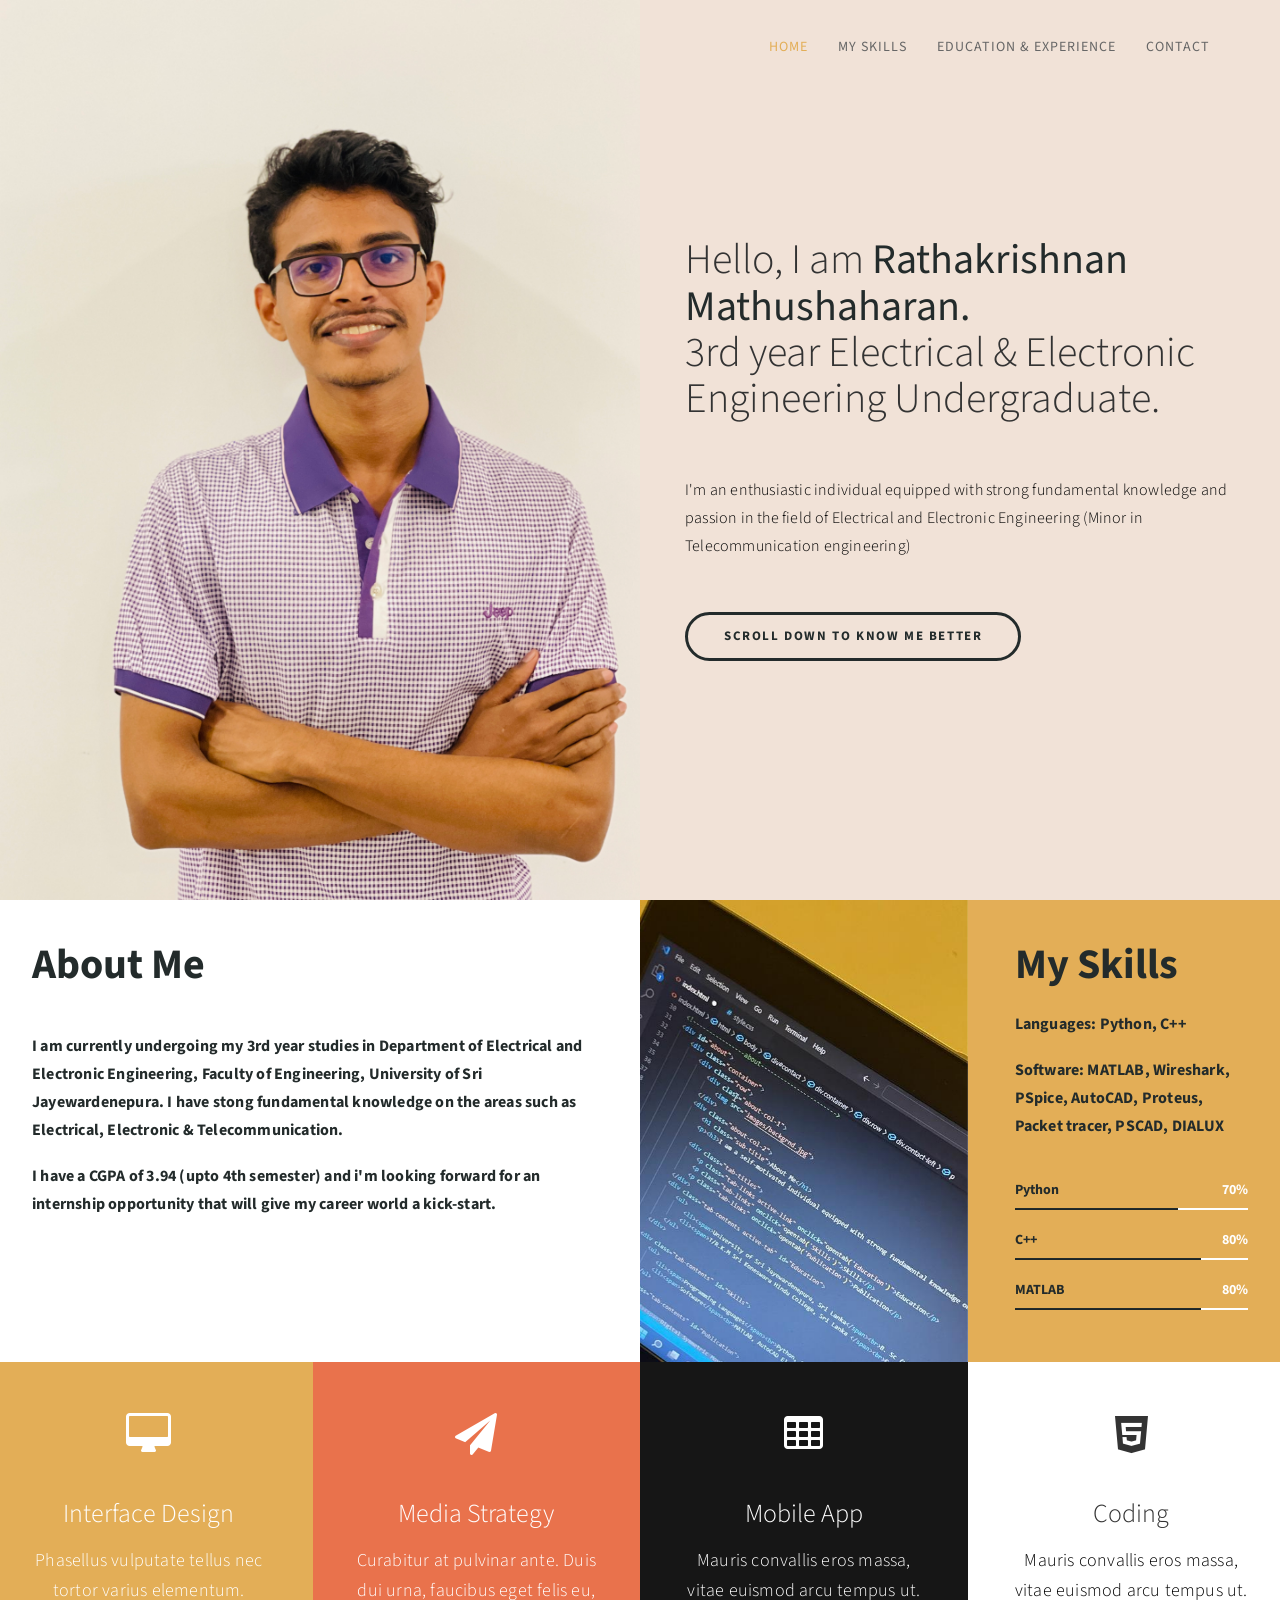
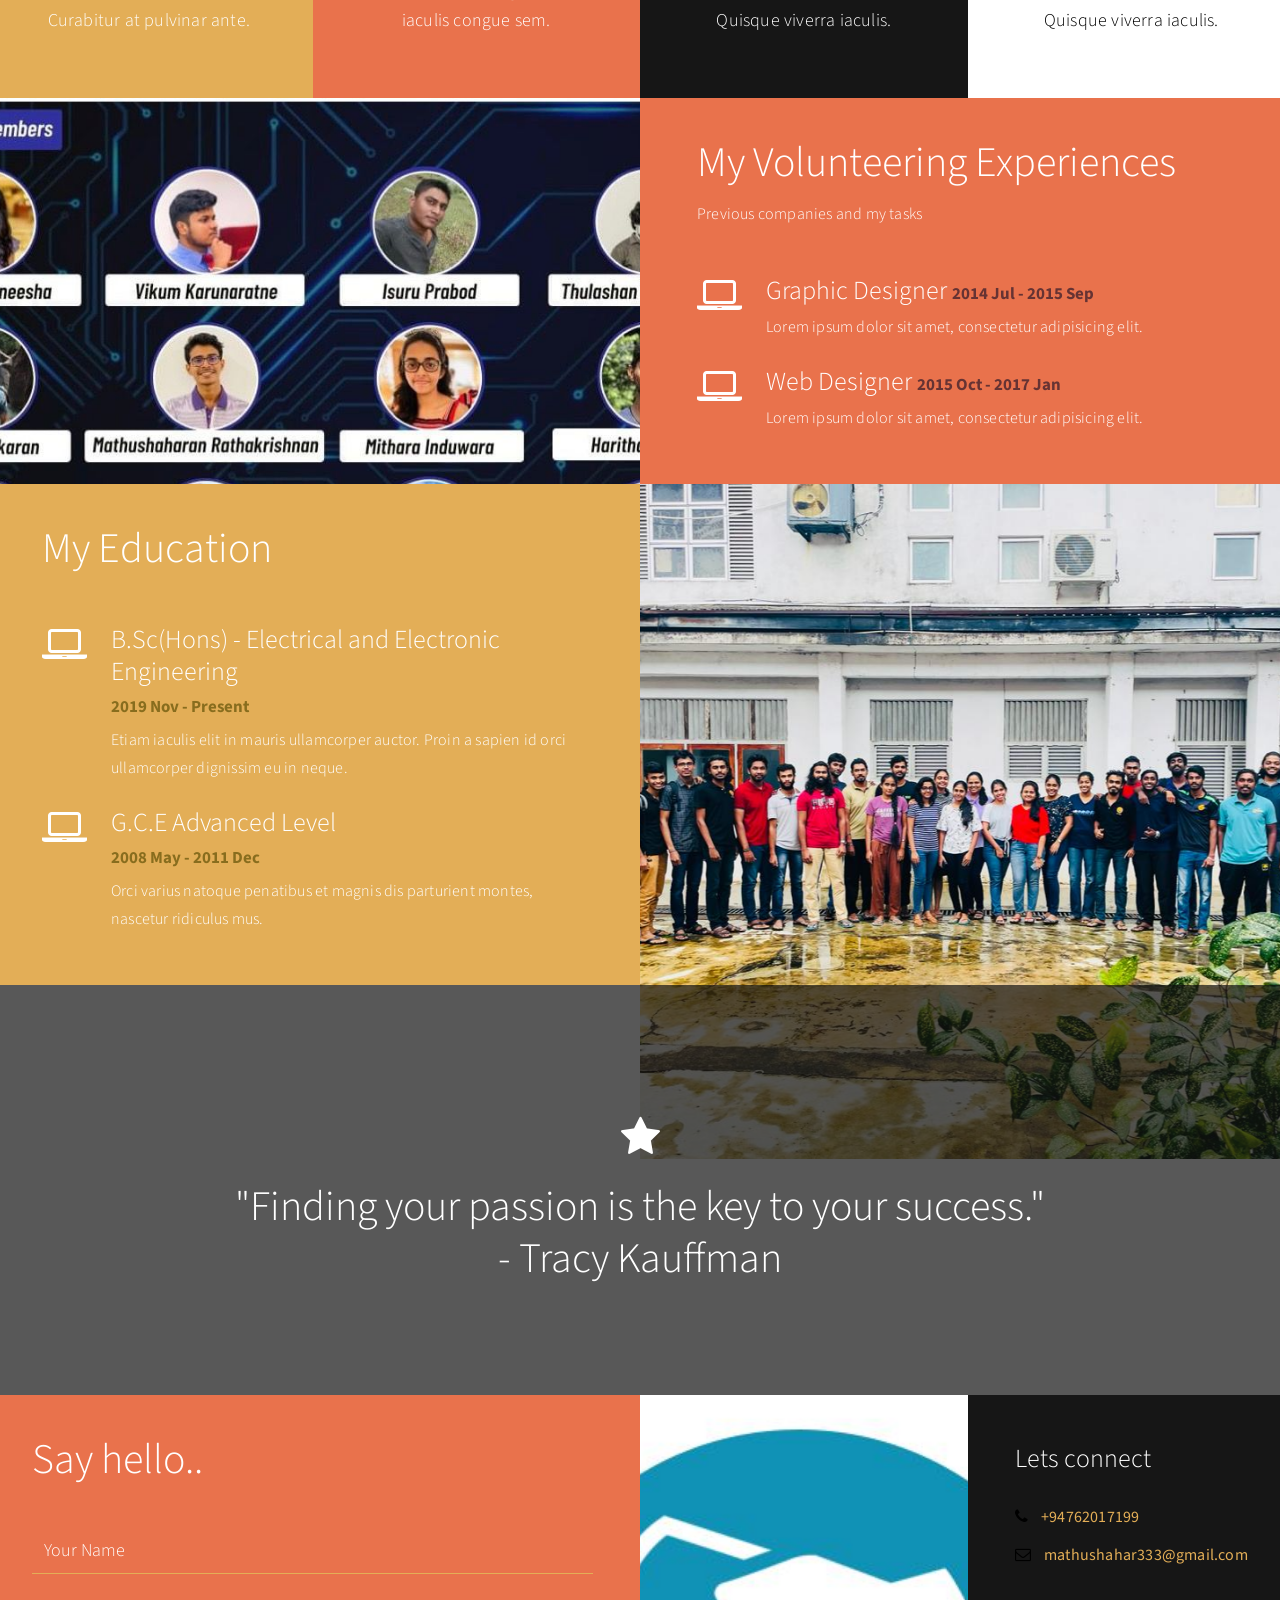
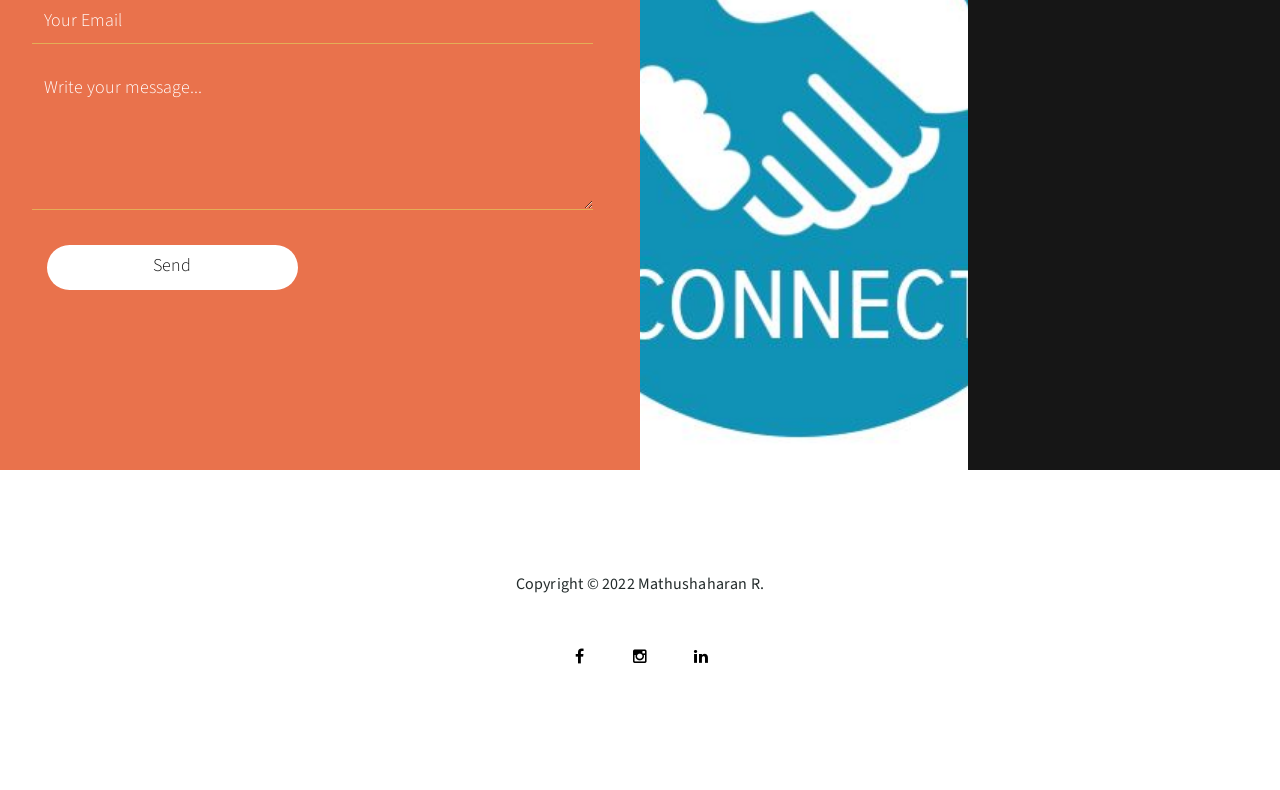
<file: index.html>
<!DOCTYPE html>
<html lang="en">
<head>

<meta charset="UTF-8">
<meta http-equiv="X-UA-Compatible" content="IE=Edge">
<meta name="description" content="">
<meta name="keywords" content="">
<meta name="author" content="templatemo">
<meta name="viewport" content="width=device-width, initial-scale=1, maximum-scale=1">

<title>My portfolio</title>
<!--
Stimulus Template
http://www.templatemo.com/tm-498-stimulus
-->
<link rel="stylesheet" href="css/bootstrap.min.css">
<link rel="stylesheet" href="css/animate.css">
<link rel="stylesheet" href="css/font-awesome.min.css">
<link rel="stylesheet" href="css/templatemo-style.css">

<link href="https://fonts.googleapis.com/css?family=Source+Sans+Pro:300,400,700" rel="stylesheet">

</head>
<body data-spy="scroll" data-target=".navbar-collapse" data-offset="50">


<!-- PRE LOADER -->

<div class="preloader">
     <div class="spinner">
          <span class="spinner-rotate"></span>
     </div>
</div>


<!-- Navigation Section -->

<div class="navbar navbar-fixed-top custom-navbar" role="navigation">
     <div class="container">

          <!-- navbar header -->
          <div class="navbar-header">
               <button class="navbar-toggle" data-toggle="collapse" data-target=".navbar-collapse">
                    <span class="icon icon-bar"></span>
                    <span class="icon icon-bar"></span>
                    <span class="icon icon-bar"></span>
               </button>
          </div>

          <div class="collapse navbar-collapse">
               <ul class="nav navbar-nav navbar-right">
                    <li><a href="#home" class="smoothScroll">Home</a></li>
                    <li><a href="#about" class="smoothScroll">My Skills</a></li>
                    <li><a href="#experience" class="smoothScroll">Education & Experience</a></li>
                    <li><a href="#contact" class="smoothScroll">Contact</a></li>
               </ul>
          </div>

     </div>
</div>


<!-- Home Section -->

<section id="home" class="parallax-section">
     <div class="container">
          <div class="row">

               <div class="col-md-6 col-sm-6">
                    <div class="home-img"></div>
               </div>

               <div class="col-md-6 col-sm-6">
                    <div class="home-thumb">
                         <div class="section-title">
                              
                              <h1 class="wow fadeInUp" data-wow-delay="0.6s">Hello, I am <strong>Rathakrishnan Mathushaharan.</strong><br>3rd year Electrical & Electronic Engineering Undergraduate.</h1>
                              <h3 class="wow fadeInUp" data-wow-delay="0.6s"></h3>
                              <p class="wow fadeInUp" data-wow-delay="0.9s">I'm an enthusiastic individual equipped with strong fundamental knowledge and passion in the field of Electrical and Electronic Engineering (Minor in Telecommunication engineering)</p>
                              
                              <a href="#about" class="wow fadeInUp smoothScroll section-btn btn btn-success" data-wow-delay="1.4s">Scroll down to know me better</a>
                              
                         </div>
                    </div>
               </div>


          </div>
     </div>
</section>


<!-- My skills Section -->

<section id="about" class="parallax-section">
     <div class="container">
          <div class="row">

               <div class="col-md-6 col-sm-12">
                    <div class="about-thumb">
                         <div class="wow fadeInUp section-title" data-wow-delay="0.4s">
                              <h1><strong>About Me</strong></h1>
                         </div>
                         <div class="wow fadeInUp" data-wow-delay="0.8s">
                              <p><strong>I am currently undergoing my 3rd year studies in Department of Electrical and Electronic Engineering, Faculty of Engineering, University of Sri Jayewardenepura. I have stong fundamental knowledge on the areas such as Electrical, Electronic & Telecommunication. </strong></p>
                              <p><strong>I have a CGPA of 3.94 (upto 4th semester) and i'm looking forward for an internship opportunity that will give my career world a kick-start.</strong></p>
                         </div>
                    </div>
               </div>

               <div class="col-md-3 col-sm-6">
                    <div class="background-image about-img"></div>
               </div>

               <div class="bg-yellow col-md-3 col-sm-6">
                    <div class="skill-thumb">
                         <div class="wow fadeInUp section-title color-white" data-wow-delay="1.2s">
                              <h1><strong>My Skills</strong></h1>
                              <p class="color-white"><strong>Languages: Python, C++ </strong></p>
                              <p class="color-white"><strong>Software: MATLAB, Wireshark, PSpice, AutoCAD, Proteus, Packet tracer, PSCAD, DIALUX</strong></p>
                         </div>

                         <div class=" wow fadeInUp skills-thumb" data-wow-delay="1.6s">
                         <strong>Python</strong>
                              <span class="color-white pull-right">70%</span>
                                   <div class="progress">
                                        <div class="progress-bar progress-bar-primary" role="progressbar" aria-valuenow="70" aria-valuemin="0" aria-valuemax="100" style="width: 70%;"></div>
                                   </div>

                         <strong>C++</strong>
                              <span class="color-white pull-right">80%</span>
                                   <div class="progress">
                                        <div class="progress-bar progress-bar-primary" role="progressbar" aria-valuenow="80" aria-valuemin="0" aria-valuemax="100" style="width: 80%;"></div>
                                   </div>

                         <strong>MATLAB</strong>
                              <span class="color-white pull-right">80%</span>
                                   <div class="progress">
                                        <div class="progress-bar progress-bar-primary" role="progressbar" aria-valuenow="80" aria-valuemin="0" aria-valuemax="100" style="width: 80%;"></div>
                                   </div>
                         </div>

                    </div>
               </div>

          </div>
     </div>
</section>


<!-- Service Section -->

<section id="service" class="parallax-section">
     <div class="container">
          <div class="row">

               <div class="bg-yellow col-md-3 col-sm-6">
                    <div class="wow fadeInUp color-white service-thumb" data-wow-delay="0.8s">
                         <i class="fa fa-desktop"></i>
                              <h3>Interface Design</h3>
                              <p class="color-white">Phasellus vulputate tellus nec tortor varius elementum. Curabitur at pulvinar ante.</p>
                    </div>
               </div>

               <div class="col-md-3 col-sm-6">
                    <div class="wow fadeInUp color-white service-thumb" data-wow-delay="1.2s">
                         <i class="fa fa-paper-plane"></i>
                              <h3>Media Strategy</h3>
                              <p class="color-white">Curabitur at pulvinar ante. Duis dui urna, faucibus eget felis eu, iaculis congue sem.</p>
                    </div>
               </div>

               <div class="bg-dark col-md-3 col-sm-6">
                    <div class="wow fadeInUp color-white service-thumb" data-wow-delay="1.6s">
                         <i class="fa fa-table"></i>
                              <h3>Mobile App</h3>
                              <p class="color-white">Mauris convallis eros massa, vitae euismod arcu tempus ut. Quisque viverra iaculis.</p>
                    </div>
               </div>

               <div class="bg-white col-md-3 col-sm-6">
                    <div class="wow fadeInUp service-thumb" data-wow-delay="1.8s">
                         <i class="fa fa-html5"></i>
                              <h3>Coding</h3>
                              <p>Mauris convallis eros massa, vitae euismod arcu tempus ut. Quisque viverra iaculis.</p>
                    </div>
               </div>

          </div>
     </div>
</section>


<!-- Experience Section -->

<section id="experience" class="parallax-section">
     <div class="container">
          <div class="row">

               <div class="col-md-6 col-sm-6">
                    <div class="background-image experience-img"></div>
               </div>

               <div class="col-md-6 col-sm-6">
                    <div class="color-white experience-thumb">
                         <div class="wow fadeInUp section-title" data-wow-delay="0.8s">
                              <h1>My Volunteering Experiences</h1>
                              <p class="color-white">Previous companies and my tasks</p>
                         </div>

                         <div class="wow fadeInUp color-white media" data-wow-delay="1.2s">
                              <div class="media-object media-left">
                                   <i class="fa fa-laptop"></i>
                              </div>
                              <div class="media-body">
                                   <h3 class="media-heading">Graphic Designer <small>2014 Jul - 2015 Sep</small></h3>
                                   <p class="color-white">Lorem ipsum dolor sit amet, consectetur adipisicing elit.</p>
                              </div>
                         </div>

                         <div class="wow fadeInUp color-white media" data-wow-delay="1.6s">
                              <div class="media-object media-left">
                                   <i class="fa fa-laptop"></i>
                              </div>
                              <div class="media-body">
                                   <h3 class="media-heading">Web Designer <small>2015 Oct - 2017 Jan</small></h3>
                                   <p class="color-white">Lorem ipsum dolor sit amet, consectetur adipisicing elit.</p>
                              </div>
                         </div>

                    </div>
               </div>

          </div>
     </div>
</section>


<!-- Education Section -->

<section id="education" class="parallax-section">
     <div class="container">
          <div class="row">

               <div class="col-md-6 col-sm-6">
                    <div class="color-white education-thumb">
                         <div class="wow fadeInUp section-title" data-wow-delay="0.8s">
                              <h1>My Education</h1>
                              
                         </div>

                         <div class="wow fadeInUp color-white media" data-wow-delay="1.2s">
                              <div class="media-object media-left">
                                   <i class="fa fa-laptop"></i>
                              </div>
                              <div class="media-body">
                                   <h3 class="media-heading">B.Sc(Hons) - Electrical and Electronic Engineering <br><small>2019 Nov - Present</small></h3>
                                   <p class="color-white">Etiam iaculis elit in mauris ullamcorper auctor. Proin a sapien id orci ullamcorper dignissim eu in neque. </p>
                              </div>
                         </div>

                         <div class="wow fadeInUp color-white media" data-wow-delay="1.6s">
                              <div class="media-object media-left">
                                   <i class="fa fa-laptop"></i>
                              </div>
                              <div class="media-body">
                                   <h3 class="media-heading">G.C.E Advanced Level  <br><small>2008 May - 2011 Dec</small></h3>
                                   <p class="color-white">Orci varius natoque penatibus et magnis dis parturient montes, nascetur ridiculus mus.</p>
                              </div>
                         </div>

                    </div>
               </div>

               <div class="col-md-6 col-sm-6">
                    <div class="background-image education-img"></div>
               </div>

          </div>
     </div>
</section>


<!-- Quotes Section -->

<section id="quotes" class="parallax-section">
     <div class="overlay"></div>
     <div class="container">
          <div class="row">

               <div class="col-md-offset-1 col-md-10 col-sm-12">
                    <i class="wow fadeInUp fa fa-star" data-wow-delay="0.6s"></i>
                    <h2 class="wow fadeInUp" data-wow-delay="0.8s">"Finding your passion is the key to your success." <br>- Tracy Kauffman</h2>
               </div>

          </div>
     </div>
</section>


<!-- Contact Section -->

<section id="contact" class="parallax-section">
     <div class="container">
          <div class="row">

               <div class="col-md-6 col-sm-12">
                    <div class="contact-form">
                         <div class="wow fadeInUp section-title" data-wow-delay="0.2s">
                              <h1 class="color-white">Say hello..</h1>
                              
                         </div>

                         <div id="contact-form">
                              <form action="#template-mo" method="post" name = "submit-to-google-sheet">
                                   <div class="wow fadeInUp" data-wow-delay="1s">
                                        <input name="fullname" type="text" class="form-control" id="fullname" placeholder="Your Name">
                                   </div>
                                   <div class="wow fadeInUp" data-wow-delay="1.2s">
                                        <input name="email" type="email" class="form-control" id="email" placeholder="Your Email">
                                   </div>
                                   <div class="wow fadeInUp" data-wow-delay="1.4s">
                                        <textarea name="message" rows="5" class="form-control" id="message" placeholder="Write your message..."></textarea>
                                   </div>
                                   <div class="wow fadeInUp col-md-6 col-sm-8" data-wow-delay="1.6s">
                                        <input name="submit" type="submit" class="form-control" id="submit" value="Send">
                                   </div>
                              </form>
                              
                         </div>

                    </div>
               </div>

               <div class="col-md-3 col-sm-6">
                    <div class="background-image contact-img"></div>
               </div>

               <div class="bg-dark col-md-3 col-sm-6">
                    <div class="contact-thumb">
                         <div class="wow fadeInUp contact-info" data-wow-delay="0.6s">
                              <h3 class="color-white">Lets connect</h3>
                         </div>

                         <div class="wow fadeInUp contact-info" data-wow-delay="0.8s">
                    
                              <p><i class="fa fa-phone"></i> <strong><a href="tel://+94762017199/">+94762017199</a></strong></p>
                              <p><i class="fa fa-envelope-o"></i><strong> <a href="mailto:mathushahar333@gmail.com">mathushahar333@gmail.com</a></strong></p>
     
                         </div>

                    </div>
               </div>

          </div>
     </div>
</section>


<!-- Footer Section -->

<footer>
	<div class="container">
		<div class="row">

               <div class="col-md-12 col-sm-12">
                    <div class="wow fadeInUp footer-copyright" data-wow-delay="1.8s">
                         <p><strong>Copyright &copy; 2022 Mathushaharan R.</strong>
               
                    </div>
				<ul class="wow fadeInUp social-icon" data-wow-delay="2s">
                         <li><a href="https://www.facebook.com/SHAharan.maThu.tm" class="fa fa-facebook"></a></li>
                         <li><a href="https://www.instagram.com/accounts/login/?next=%2F___m_shaa_haran_28.12_%2F" class="fa fa-instagram"></a></li>
                         <li><a href="https://www.linkedin.com/in/mathushaharan-r" class="fa fa-linkedin"></a></li>
                    </ul>
               </div>
			
		</div>
	</div>
</footer>

<!-- SCRIPTS -->

<script src="js/jquery.js"></script>
<script src="js/bootstrap.min.js"></script>
<script src="js/jquery.parallax.js"></script>
<script src="js/smoothscroll.js"></script>
<script src="js/wow.min.js"></script>
<script src="js/custom.js"></script>


<script>
     const scriptURL = 'https://script.google.com/macros/s/AKfycbzWPIs2edyEBCKNxjC8rWh1fMfRD1wraZKZoPXljVR5LqfaBp8_72M7DXwjRmIKfmbn/exec'
     const form = document.forms['submit-to-google-sheet']
     const msg = document.getElementById("msg")
   
     form.addEventListener('submit', e => {
       e.preventDefault()
       fetch(scriptURL, { method: 'POST', body: new FormData(form)})
         .then(response => {
            form.reset()
         }
         )
         .catch(error => console.error('Error!', error.message))
   })
   </script>
</body>
</html>
</file>
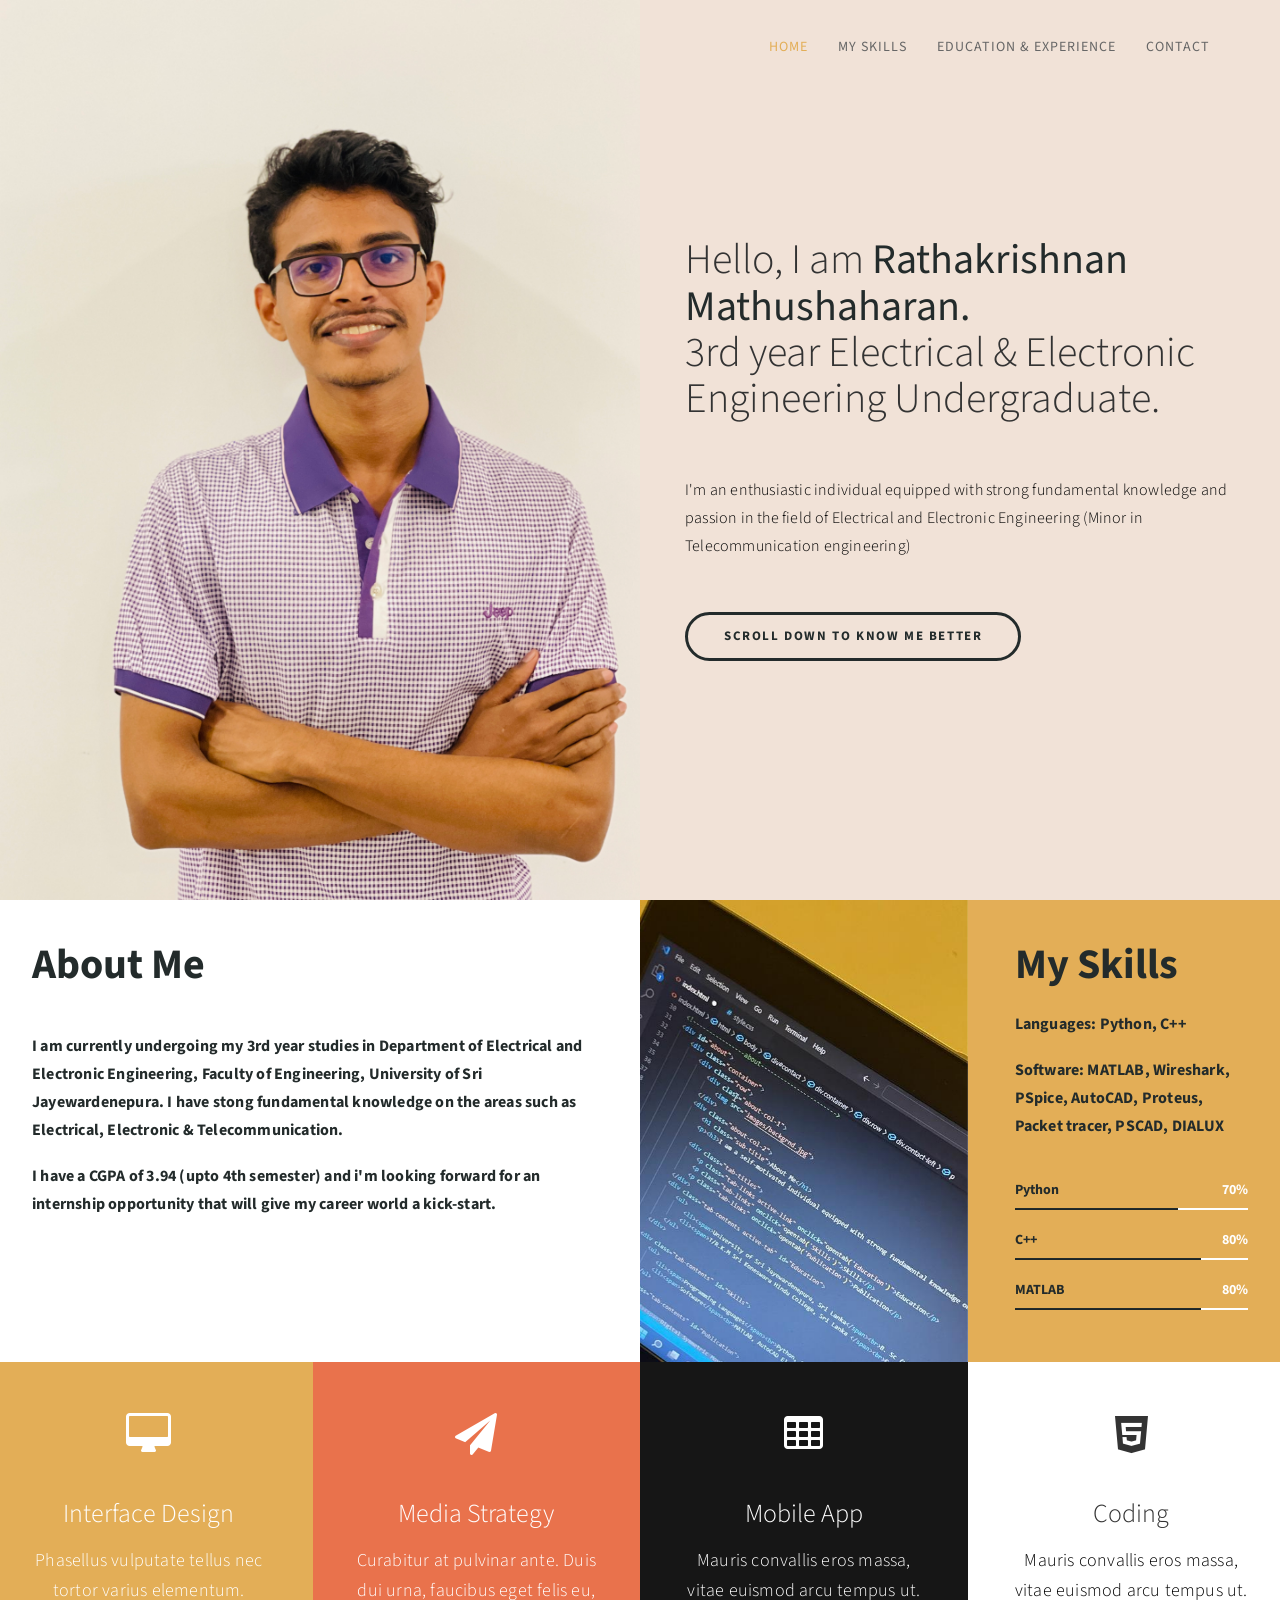
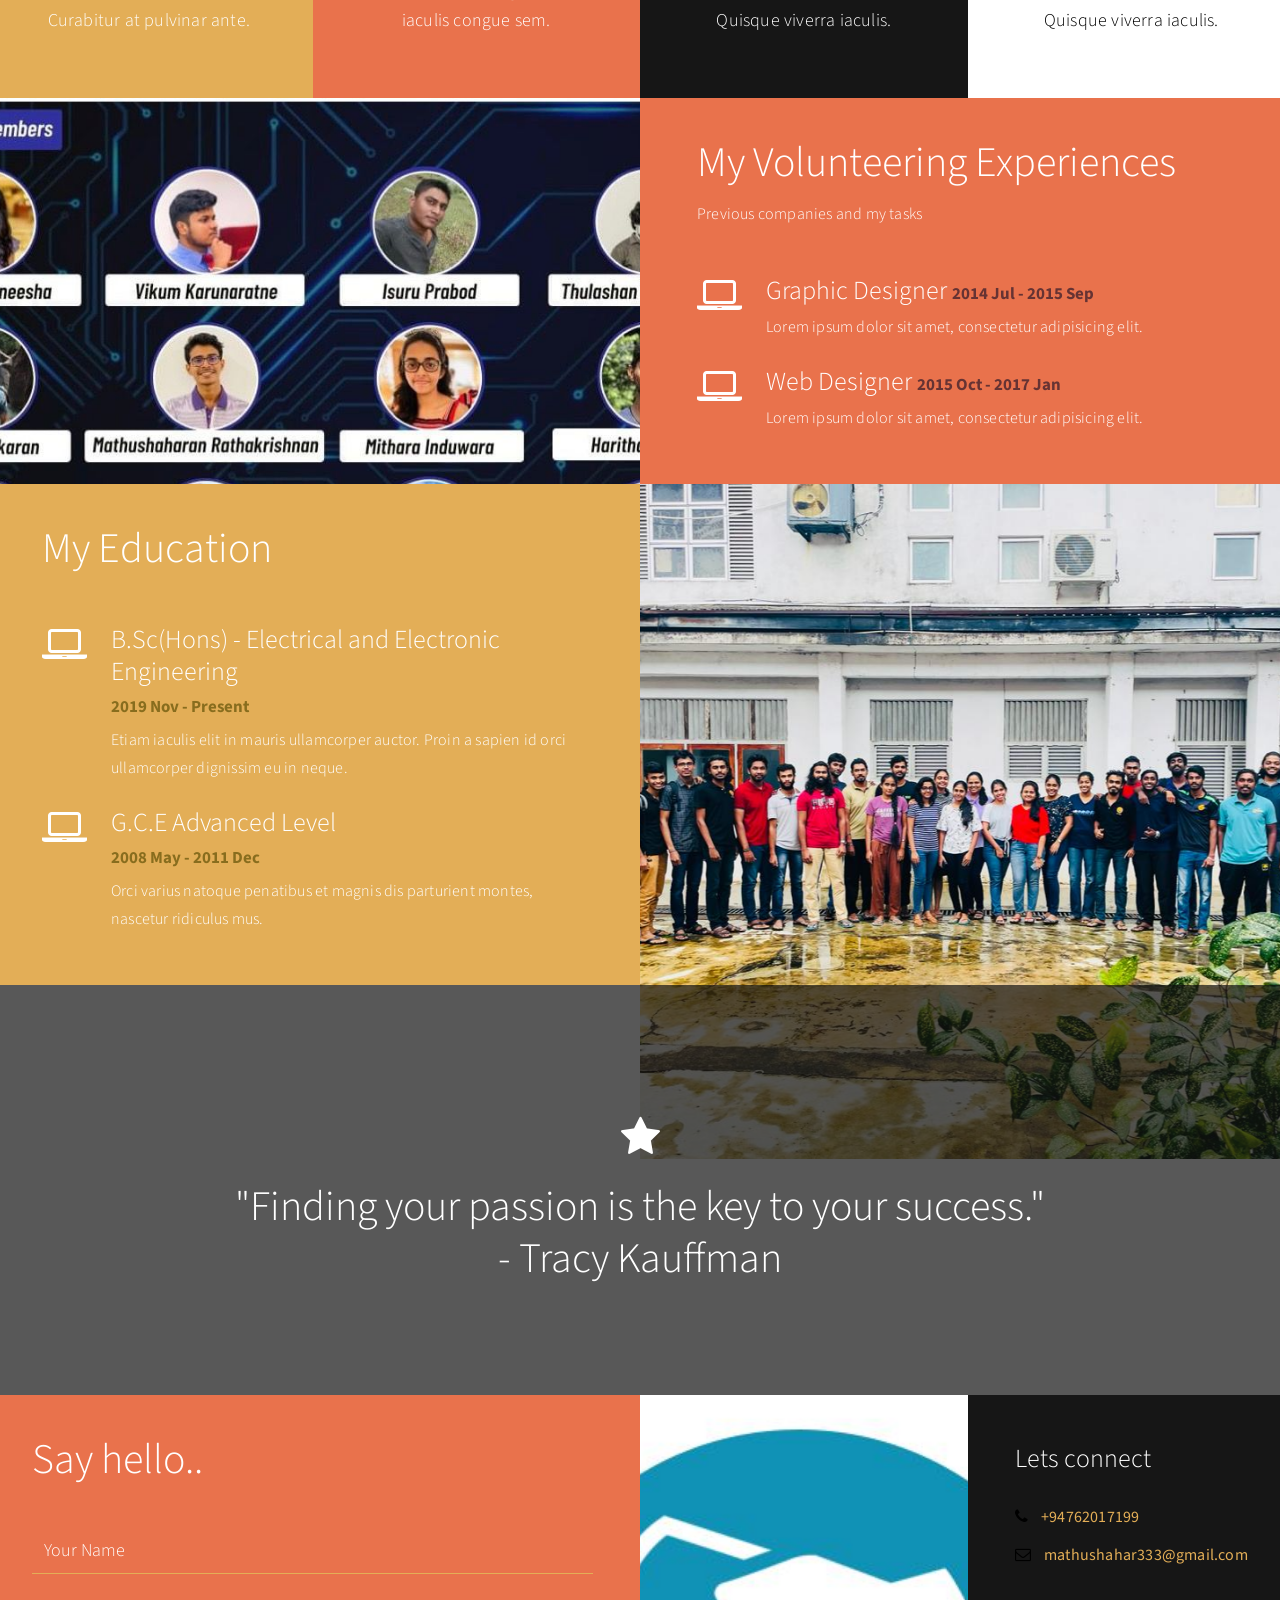
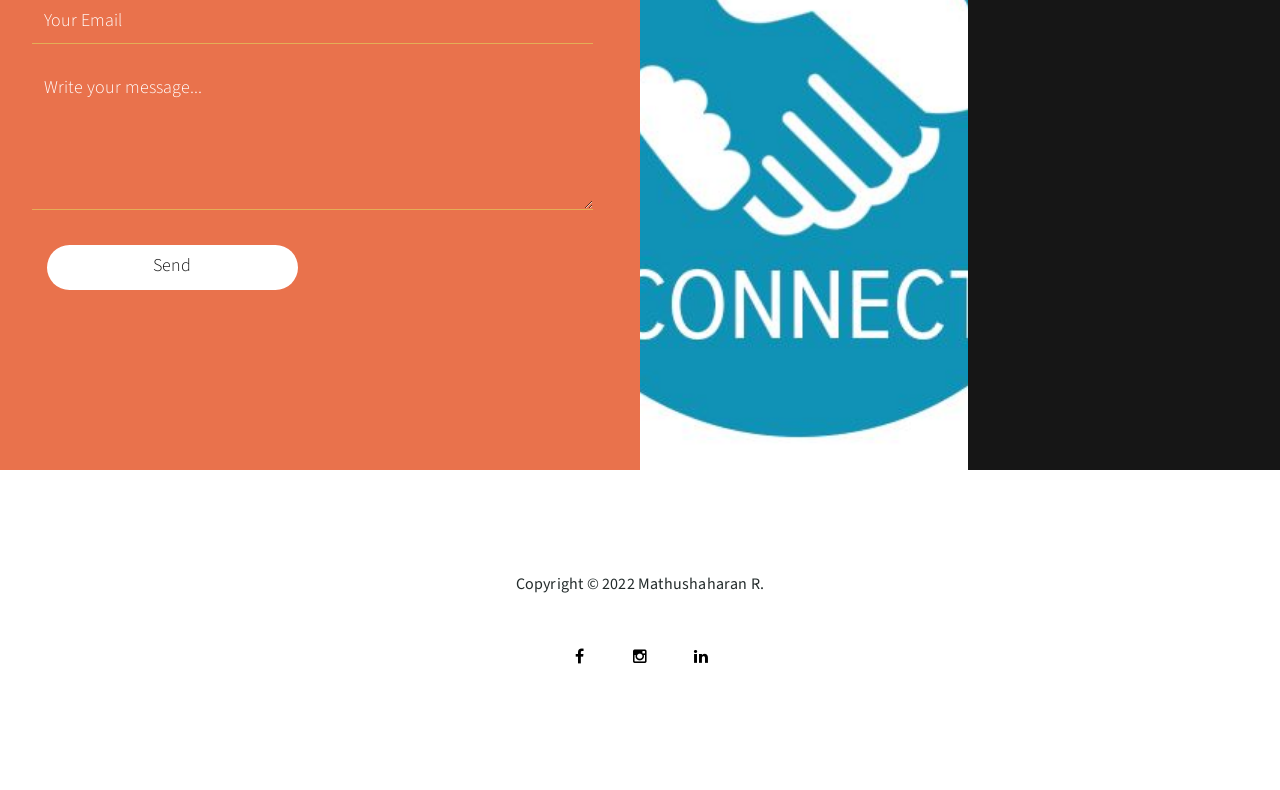
<file: Portfolio_website/index.html>
<!DOCTYPE html>
<html lang="en">
<head>

<meta charset="UTF-8">
<meta http-equiv="X-UA-Compatible" content="IE=Edge">
<meta name="description" content="">
<meta name="keywords" content="">
<meta name="author" content="templatemo">
<meta name="viewport" content="width=device-width, initial-scale=1, maximum-scale=1">

<title>Stimulus HTML CSS Template</title>
<!--
Stimulus Template
http://www.templatemo.com/tm-498-stimulus
-->
<link rel="stylesheet" href="css/bootstrap.min.css">
<link rel="stylesheet" href="css/animate.css">
<link rel="stylesheet" href="css/font-awesome.min.css">
<link rel="stylesheet" href="css/templatemo-style.css">

<link href="https://fonts.googleapis.com/css?family=Source+Sans+Pro:300,400,700" rel="stylesheet">

</head>
<body data-spy="scroll" data-target=".navbar-collapse" data-offset="50">


<!-- PRE LOADER -->

<div class="preloader">
     <div class="spinner">
          <span class="spinner-rotate"></span>
     </div>
</div>


<!-- Navigation Section -->

<div class="navbar navbar-fixed-top custom-navbar" role="navigation">
     <div class="container">

          <!-- navbar header -->
          <div class="navbar-header">
               <button class="navbar-toggle" data-toggle="collapse" data-target=".navbar-collapse">
                    <span class="icon icon-bar"></span>
                    <span class="icon icon-bar"></span>
                    <span class="icon icon-bar"></span>
               </button>
          </div>

          <div class="collapse navbar-collapse">
               <ul class="nav navbar-nav navbar-right">
                    <li><a href="#home" class="smoothScroll">Home</a></li>
                    <li><a href="#about" class="smoothScroll">My Skills</a></li>
                    <li><a href="#experience" class="smoothScroll">Education & Experience</a></li>
                    <li><a href="#contact" class="smoothScroll">Contact</a></li>
               </ul>
          </div>

     </div>
</div>


<!-- Home Section -->

<section id="home" class="parallax-section">
     <div class="container">
          <div class="row">

               <div class="col-md-6 col-sm-6">
                    <div class="home-img"></div>
               </div>

               <div class="col-md-6 col-sm-6">
                    <div class="home-thumb">
                         <div class="section-title">
                              
                              <h1 class="wow fadeInUp" data-wow-delay="0.6s">Hello, I am <strong>Rathakrishnan Mathushaharan.</strong><br>3rd year Electrical & Electronic Engineering Undergraduate.</h1>
                              <h3 class="wow fadeInUp" data-wow-delay="0.6s"></h3>
                              <p class="wow fadeInUp" data-wow-delay="0.9s">I'm an enthusiastic individual equipped with strong fundamental knowledge and passion in the field of Electrical and Electronic Engineering (Minor in Telecommunication engineering)</p>
                              
                              <a href="#about" class="wow fadeInUp smoothScroll section-btn btn btn-success" data-wow-delay="1.4s">Scroll down to know me better</a>
                              
                         </div>
                    </div>
               </div>


          </div>
     </div>
</section>


<!-- My skills Section -->

<section id="about" class="parallax-section">
     <div class="container">
          <div class="row">

               <div class="col-md-6 col-sm-12">
                    <div class="about-thumb">
                         <div class="wow fadeInUp section-title" data-wow-delay="0.4s">
                              <h1><strong>About Me</strong></h1>
                         </div>
                         <div class="wow fadeInUp" data-wow-delay="0.8s">
                              <p><strong>I am currently undergoing my 3rd year studies in Department of Electrical and Electronic Engineering, Faculty of Engineering, University of Sri Jayewardenepura. I have stong fundamental knowledge on the areas such as Electrical, Electronic & Telecommunication. </strong></p>
                              <p><strong>I have a CGPA of 3.94 (upto 4th semester) and i'm looking forward for an internship opportunity that will give my career world a kick-start.</strong></p>
                         </div>
                    </div>
               </div>

               <div class="col-md-3 col-sm-6">
                    <div class="background-image about-img"></div>
               </div>

               <div class="bg-yellow col-md-3 col-sm-6">
                    <div class="skill-thumb">
                         <div class="wow fadeInUp section-title color-white" data-wow-delay="1.2s">
                              <h1><strong>My Skills</strong></h1>
                              <p class="color-white"><strong>Languages: Python, C++ </strong></p>
                              <p class="color-white"><strong>Software: MATLAB, Wireshark, PSpice, AutoCAD, Proteus, Packet tracer, PSCAD, DIALUX</strong></p>
                         </div>

                         <div class=" wow fadeInUp skills-thumb" data-wow-delay="1.6s">
                         <strong>Python</strong>
                              <span class="color-white pull-right">70%</span>
                                   <div class="progress">
                                        <div class="progress-bar progress-bar-primary" role="progressbar" aria-valuenow="70" aria-valuemin="0" aria-valuemax="100" style="width: 70%;"></div>
                                   </div>

                         <strong>C++</strong>
                              <span class="color-white pull-right">80%</span>
                                   <div class="progress">
                                        <div class="progress-bar progress-bar-primary" role="progressbar" aria-valuenow="80" aria-valuemin="0" aria-valuemax="100" style="width: 80%;"></div>
                                   </div>

                         <strong>MATLAB</strong>
                              <span class="color-white pull-right">80%</span>
                                   <div class="progress">
                                        <div class="progress-bar progress-bar-primary" role="progressbar" aria-valuenow="80" aria-valuemin="0" aria-valuemax="100" style="width: 80%;"></div>
                                   </div>
                         </div>

                    </div>
               </div>

          </div>
     </div>
</section>


<!-- Service Section -->

<section id="service" class="parallax-section">
     <div class="container">
          <div class="row">

               <div class="bg-yellow col-md-3 col-sm-6">
                    <div class="wow fadeInUp color-white service-thumb" data-wow-delay="0.8s">
                         <i class="fa fa-desktop"></i>
                              <h3>Interface Design</h3>
                              <p class="color-white">Phasellus vulputate tellus nec tortor varius elementum. Curabitur at pulvinar ante.</p>
                    </div>
               </div>

               <div class="col-md-3 col-sm-6">
                    <div class="wow fadeInUp color-white service-thumb" data-wow-delay="1.2s">
                         <i class="fa fa-paper-plane"></i>
                              <h3>Media Strategy</h3>
                              <p class="color-white">Curabitur at pulvinar ante. Duis dui urna, faucibus eget felis eu, iaculis congue sem.</p>
                    </div>
               </div>

               <div class="bg-dark col-md-3 col-sm-6">
                    <div class="wow fadeInUp color-white service-thumb" data-wow-delay="1.6s">
                         <i class="fa fa-table"></i>
                              <h3>Mobile App</h3>
                              <p class="color-white">Mauris convallis eros massa, vitae euismod arcu tempus ut. Quisque viverra iaculis.</p>
                    </div>
               </div>

               <div class="bg-white col-md-3 col-sm-6">
                    <div class="wow fadeInUp service-thumb" data-wow-delay="1.8s">
                         <i class="fa fa-html5"></i>
                              <h3>Coding</h3>
                              <p>Mauris convallis eros massa, vitae euismod arcu tempus ut. Quisque viverra iaculis.</p>
                    </div>
               </div>

          </div>
     </div>
</section>


<!-- Experience Section -->

<section id="experience" class="parallax-section">
     <div class="container">
          <div class="row">

               <div class="col-md-6 col-sm-6">
                    <div class="background-image experience-img"></div>
               </div>

               <div class="col-md-6 col-sm-6">
                    <div class="color-white experience-thumb">
                         <div class="wow fadeInUp section-title" data-wow-delay="0.8s">
                              <h1>My Volunteering Experiences</h1>
                              <p class="color-white">Previous companies and my tasks</p>
                         </div>

                         <div class="wow fadeInUp color-white media" data-wow-delay="1.2s">
                              <div class="media-object media-left">
                                   <i class="fa fa-laptop"></i>
                              </div>
                              <div class="media-body">
                                   <h3 class="media-heading">Graphic Designer <small>2014 Jul - 2015 Sep</small></h3>
                                   <p class="color-white">Lorem ipsum dolor sit amet, consectetur adipisicing elit.</p>
                              </div>
                         </div>

                         <div class="wow fadeInUp color-white media" data-wow-delay="1.6s">
                              <div class="media-object media-left">
                                   <i class="fa fa-laptop"></i>
                              </div>
                              <div class="media-body">
                                   <h3 class="media-heading">Web Designer <small>2015 Oct - 2017 Jan</small></h3>
                                   <p class="color-white">Lorem ipsum dolor sit amet, consectetur adipisicing elit.</p>
                              </div>
                         </div>

                    </div>
               </div>

          </div>
     </div>
</section>


<!-- Education Section -->

<section id="education" class="parallax-section">
     <div class="container">
          <div class="row">

               <div class="col-md-6 col-sm-6">
                    <div class="color-white education-thumb">
                         <div class="wow fadeInUp section-title" data-wow-delay="0.8s">
                              <h1>My Education</h1>
                              
                         </div>

                         <div class="wow fadeInUp color-white media" data-wow-delay="1.2s">
                              <div class="media-object media-left">
                                   <i class="fa fa-laptop"></i>
                              </div>
                              <div class="media-body">
                                   <h3 class="media-heading">B.Sc(Hons) - Electrical and Electronic Engineering <br><small>2019 Nov - Present</small></h3>
                                   <p class="color-white">Etiam iaculis elit in mauris ullamcorper auctor. Proin a sapien id orci ullamcorper dignissim eu in neque. </p>
                              </div>
                         </div>

                         <div class="wow fadeInUp color-white media" data-wow-delay="1.6s">
                              <div class="media-object media-left">
                                   <i class="fa fa-laptop"></i>
                              </div>
                              <div class="media-body">
                                   <h3 class="media-heading">G.C.E Advanced Level  <br><small>2008 May - 2011 Dec</small></h3>
                                   <p class="color-white">Orci varius natoque penatibus et magnis dis parturient montes, nascetur ridiculus mus.</p>
                              </div>
                         </div>

                    </div>
               </div>

               <div class="col-md-6 col-sm-6">
                    <div class="background-image education-img"></div>
               </div>

          </div>
     </div>
</section>


<!-- Quotes Section -->

<section id="quotes" class="parallax-section">
     <div class="overlay"></div>
     <div class="container">
          <div class="row">

               <div class="col-md-offset-1 col-md-10 col-sm-12">
                    <i class="wow fadeInUp fa fa-star" data-wow-delay="0.6s"></i>
                    <h2 class="wow fadeInUp" data-wow-delay="0.8s">"Finding your passion is the key to your success." <br>- Tracy Kauffman</h2>
               </div>

          </div>
     </div>
</section>


<!-- Contact Section -->

<section id="contact" class="parallax-section">
     <div class="container">
          <div class="row">

               <div class="col-md-6 col-sm-12">
                    <div class="contact-form">
                         <div class="wow fadeInUp section-title" data-wow-delay="0.2s">
                              <h1 class="color-white">Say hello..</h1>
                              
                         </div>

                         <div id="contact-form">
                              <form action="#template-mo" method="post" name = "submit-to-google-sheet">
                                   <div class="wow fadeInUp" data-wow-delay="1s">
                                        <input name="fullname" type="text" class="form-control" id="fullname" placeholder="Your Name">
                                   </div>
                                   <div class="wow fadeInUp" data-wow-delay="1.2s">
                                        <input name="email" type="email" class="form-control" id="email" placeholder="Your Email">
                                   </div>
                                   <div class="wow fadeInUp" data-wow-delay="1.4s">
                                        <textarea name="message" rows="5" class="form-control" id="message" placeholder="Write your message..."></textarea>
                                   </div>
                                   <div class="wow fadeInUp col-md-6 col-sm-8" data-wow-delay="1.6s">
                                        <input name="submit" type="submit" class="form-control" id="submit" value="Send">
                                   </div>
                              </form>
                              
                         </div>

                    </div>
               </div>

               <div class="col-md-3 col-sm-6">
                    <div class="background-image contact-img"></div>
               </div>

               <div class="bg-dark col-md-3 col-sm-6">
                    <div class="contact-thumb">
                         <div class="wow fadeInUp contact-info" data-wow-delay="0.6s">
                              <h3 class="color-white">Lets connect</h3>
                         </div>

                         <div class="wow fadeInUp contact-info" data-wow-delay="0.8s">
                    
                              <p><i class="fa fa-phone"></i> <strong><a href="tel://+94762017199/">+94762017199</a></strong></p>
                              <p><i class="fa fa-envelope-o"></i><strong> <a href="mailto:mathushahar333@gmail.com">mathushahar333@gmail.com</a></strong></p>
     
                         </div>

                    </div>
               </div>

          </div>
     </div>
</section>


<!-- Footer Section -->

<footer>
	<div class="container">
		<div class="row">

               <div class="col-md-12 col-sm-12">
                    <div class="wow fadeInUp footer-copyright" data-wow-delay="1.8s">
                         <p><strong>Copyright &copy; 2022 Mathushaharan R.</strong>
               
                    </div>
				<ul class="wow fadeInUp social-icon" data-wow-delay="2s">
                         <li><a href="https://www.facebook.com/SHAharan.maThu.tm" class="fa fa-facebook"></a></li>
                         <li><a href="https://www.instagram.com/accounts/login/?next=%2F___m_shaa_haran_28.12_%2F" class="fa fa-instagram"></a></li>
                         <li><a href="https://www.linkedin.com/in/mathushaharan-r" class="fa fa-linkedin"></a></li>
                    </ul>
               </div>
			
		</div>
	</div>
</footer>

<!-- SCRIPTS -->

<script src="js/jquery.js"></script>
<script src="js/bootstrap.min.js"></script>
<script src="js/jquery.parallax.js"></script>
<script src="js/smoothscroll.js"></script>
<script src="js/wow.min.js"></script>
<script src="js/custom.js"></script>


<script>
     const scriptURL = 'https://script.google.com/macros/s/AKfycbzWPIs2edyEBCKNxjC8rWh1fMfRD1wraZKZoPXljVR5LqfaBp8_72M7DXwjRmIKfmbn/exec'
     const form = document.forms['submit-to-google-sheet']
     const msg = document.getElementById("msg")
   
     form.addEventListener('submit', e => {
       e.preventDefault()
       fetch(scriptURL, { method: 'POST', body: new FormData(form)})
         .then(response => {
            form.reset()
         }
         )
         .catch(error => console.error('Error!', error.message))
   })
   </script>
</body>
</html>
</file>
<file: css/templatemo-style.css>
body {
  	background: #ffffff;
    font-family: 'Source Sans Pro', sans-serif;
    font-style: normal;
	  font-weight: 300;
    overflow-x: hidden;
}

html,body {
  width: 100%;
  height: 100%;
}


/*---------------------------------------
    Typorgraphy              
-----------------------------------------*/

h1,h2,h3,h4,h5,h6 {
  font-style: normal;
  font-weight: 300;
}

h1,h2,h3 {
  font-weight: 300;
}

h1 {
  font-size: 42px;
  padding-bottom: 14px;
  margin-bottom: 0px;
}

h2 {
  font-size: 42px;
  line-height: 52px;
  margin-top: 0px;
}

h3 {
  font-size: 26px;
  line-height: 32px;
  padding-bottom: 6px;
}

h4 {
  color: #999;
  font-size: 12px;
  font-weight: normal;
  letter-spacing: 2px;
  text-transform: uppercase;
  padding-top: 6px;
}

h5 {
  color: #666666;
}

strong {
  color: #232B2B;
  font-weight: normal;
}

p {
    color: black;
    font-size: 16px;
    font-weight: 300;
    line-height: 28px;
    letter-spacing: 0.2px;
}

.section-btn {
  background-color: transparent;
  border: 3px solid #232B2B;
  border-radius: 100px;
  color: #232B2B;
  font-size: 13px;
  font-weight: bold;
  letter-spacing: 1.6px;
  padding: 12px 36px;
  margin-top: 42px;
  transition: all 0.4s ease-in-out;
  text-transform: uppercase;
}

.section-btn:hover {
  background: #E3AE57;
  border-color: transparent;
  color: #ffffff;
}

.btn-success:focus {
  background-color: #000;
  border-color: transparent;
}

.parallax-section {
  background-attachment: fixed !important;
  background-size: cover !important;
}

.section-title {
  position: relative;
  padding-bottom: 22px;
}

#about,
#service,
#experience,
#education,
#contact {
  position: relative;
}

#home .container,
#about .container, 
#experience .container,
#service .container,
#education .container,
#contact .container {
  width: 100%;
  padding: 0;
  margin: 0;
}

#experience .experience-thumb,
#education .education-thumb  {
  padding: 22px 42px 42px 42px;
}

#service,
#quotes,
footer {
  text-align: center;
}

#experience,
#education {
  background: #E9724C;
}

.background-image {
    background-position: 50% 50% !important;
    background-size: cover !important;
    width: 100%;
    height: 100%;
    min-height: 75vh;
    position: absolute;
    top: 0;
    right: 0;
    bottom: 0;
    left: 0;
}

.color-white {
  color: #ffffff;
}

.color-yellow {
  color: #E3AE57;
}

.bg-yellow {
  background: #E3AE57;
}

.bg-white {
  background: #ffffff;
}

.bg-dark {
  background: #161616;
}



/*---------------------------------------
    General               
-----------------------------------------*/

html{
  -webkit-font-smoothing: antialiased;
}

a {
  color: #E3AE57;
  -webkit-transition: 0.5s;
  -o-transition: 0.5s;
  transition: 0.5s;
  text-decoration: none !important;
}
a:hover, a:active, a:focus {
  color: #E3AE57;
  outline: none;
}

* {
  -webkit-box-sizing: border-box;
  -moz-box-sizing: border-box;
  box-sizing: border-box;
}

*:before,
*:after {
  -webkit-box-sizing: border-box;
  -moz-box-sizing: border-box;
  box-sizing: border-box;
}



/*---------------------------------------
    Preloader section              
-----------------------------------------*/

.preloader {
  position: fixed;
  top: 0;
  left: 0;
  width: 100%;
  height: 100%;
  z-index: 99999;
  display: flex;
  flex-flow: row nowrap;
  justify-content: center;
  align-items: center;
  background: none repeat scroll 0 0 #ffffff;
}

.spinner {
  border: 1px solid transparent;
  border-radius: 5px;
  position: relative;
}

.spinner:before {
  content: '';
  box-sizing: border-box;
  position: absolute;
  top: 50%;
  left: 50%;
  width: 30px;
  height: 30px;
  margin-top: -10px;
  margin-left: -10px;
  border-radius: 50%;
  border: 2px solid #E3AE57;
  border-top-color: #f9f9f9;
  animation: spinner .6s linear infinite;
}

@-webkit-@keyframes spinner {
  to {transform: rotate(360deg);}
}

@keyframes spinner {
  to {transform: rotate(360deg);}
}



/*---------------------------------------
    Navigation section              
-----------------------------------------*/

.custom-navbar {
    margin-bottom: 0;
    background-color: #ffffff;
}

.custom-navbar .navbar-brand {
    color: #333;
	text-shadow: 1px 1px #fff;
    font-weight: bold;
    font-size: 24px;
    line-height: 35px;
    letter-spacing: 1px;
}

.custom-navbar .nav li a {
    color: #666;
    font-size: 14px;
    font-weight: 400;
    letter-spacing: 1px;
    text-transform: uppercase;
    line-height: 40px;
    transition: all 0.4s ease-in-out;
}

.custom-navbar .nav li a:hover {
    background: transparent;
    color: #E3AE57;
}

.custom-navbar .navbar-nav > li > a:hover,
.custom-navbar .navbar-nav > li > a:focus {
  background-color: transparent;
}

.custom-navbar .nav li.active > a {
    background-color: transparent;
    color: #E3AE57;
}

.custom-navbar .navbar-toggle {
    border: none;
    padding-top: 10px;
}

.custom-navbar .navbar-toggle {
    background-color: transparent;
}

.custom-navbar .navbar-toggle .icon-bar {
    background: #E3AE57;
    border-color: transparent;
}

@media(min-width:768px) {
    .custom-navbar {
        padding: 12px 0;
        border-bottom: 0;
        background: 0 0; 
    }
    .custom-navbar.top-nav-collapse {
        background: #ffffff;
        box-shadow: 0px 2px 8px 0px rgba(50, 50, 50, 0.08);
        padding: 0;
    }

}



/*---------------------------------------
    Home section              
-----------------------------------------*/

#home h1 {
  padding-bottom: 18px;
}

#home .col-md-6 {
  background: #f1e2d7;
/* light blue color: #c3eafd; */
  padding-right: 0;
  padding-left: 0;
}

#home .home-img {
  background: url('../images/home-img.jpg') no-repeat;
  background-size: cover;
  background-position: 50% 50%;
  width: 100%;
  height: 100vh;
}

#home .home-thumb {
  display: -webkit-box;
  display: -webkit-flex;
  display: -ms-flexbox;
  display: flex;
  -webkit-box-align: center;
  -webkit-align-items: center;
  -ms-flex-align: center;
  align-items: center;
  height: 100vh;
  padding: 0 45px 0 45px;
}



/*---------------------------------------
   About section              
-----------------------------------------*/

#about .about-img {
    background: url('../images/about-img.jpg') no-repeat;
}

#about .about-thumb,
#about .skill-thumb {
  padding: 22px 32px 32px 32px;
}

#about .progress {
  background: #ffffff;
  border-radius: 0px;
  box-shadow: none;
  height: 2px;
}

#about .progress-bar-primary {
  background: #232B2B;
}

#about strong,
#about span {
  font-weight: bold;
  display: inline-block;
  padding-bottom: 8px;
}



/*---------------------------------------
    Service section              
-----------------------------------------*/

#service {
  background: #E9724C;
}

#service p {
  font-size: 18px;
  line-height: 30px;
}

#service .service-thumb {
  padding: 52px 22px 52px 22px;
}

#service .service-thumb .fa {
  font-size: 42px;
  padding-bottom: 22px;
}



/*---------------------------------------
    Experience section              
-----------------------------------------*/

#experience .experience-img {
  background: url('../images/experience-img.jpg') no-repeat;
}

#experience .media-heading {
  margin-bottom: 0px;
}

#experience .media .fa {
  font-size: 42px;
  margin-right: 14px;
}

#experience small {
  color: #633;
  font-weight: bold;
}

/*---------------------------------------
    Education section              
-----------------------------------------*/

#education {
  background: #E3AE57;
}

#education .education-img {
  background: url('../images/education-img.jpg') no-repeat;
}

#education .media-heading {
  margin-bottom: 0px;
}

#education .media .fa {
  font-size: 42px;
  margin-right: 14px;
}

#education small {
  color: #886D1E;
  font-weight: bold;
}



/*---------------------------------------
   Quotes section              
-----------------------------------------*/

#quotes {
    background: url('../images/quotes-bg.jpg') 50% 0 repeat-y fixed;
    background-size: cover;
    background-position: center center;
    color: #ffffff;
    position: relative;
    padding: 100px 0px;
}

#quotes .overlay {
    background: #121212;
    width: 100%;
    height: 100%;
    position: absolute;
    top: 0;
    opacity: 0.7;
}

#quotes .fa {
  font-size: 42px;
  margin-top: 32px;
  margin-bottom: 22px;
}

#quotes p {
  padding-top: 32px;
}


/*---------------------------------------
    Contact section              
-----------------------------------------*/

#contact {
  background: #E9724C;
}

#contact .contact-form,
#contact .contact-thumb {
  padding: 22px 32px 22px 32px;
  min-height: 75vh;
}

#contact .contact-img {
  background: url('../images/contact-img.jpg') no-repeat;
  min-height: 75vh;
}

#contact .contact-info {
  padding-top: 6px;
  padding-bottom: 6px;
}

#contact .form-control::-moz-placeholder{color:#ffffff;opacity:1}
#contact .form-control:-ms-input-placeholder{color:#ffffff}
#contact .form-control::-webkit-input-placeholder{color:#ffffff}

#contact .form-control {
  background: transparent;
  border: none;
  border-bottom: 1px solid #E3AE57;
  border-radius: 0px;
  box-shadow: none;
  color: #ffffff;
  font-size: 18px;
  margin-top: 10px;
  margin-bottom: 25px;
  transition: all 0.4s ease-in-out;
}

#contact .form-control:focus {
  border-bottom-color: #ffffff;
}

#contact input {
  height: 45px;
}

#contact input[type="submit"] {
  background: #ffffff;
  border: 2px solid transparent;
  border-radius: 40px;
  color: #161616;
  padding-bottom: 10px;
}

#contact input[type="submit"]:hover {
  background: transparent;
  border-color: #ffffff;
  color: #ffffff;
}

#contact .fa {
  padding-right: 10px;
}



/*---------------------------------------
   Footer section              
-----------------------------------------*/

footer {
    padding: 100px 0px;
}



/*---------------------------------------
   Social icon             
-----------------------------------------*/

.social-icon {
    position: relative;
    padding: 0;
    margin: 0;
    text-align: center;
}

.social-icon li {
    display: inline-block;
    list-style: none;
}

.social-icon li a {
    border: 2px solid transparent;
    color: rgb(0, 0, 0);
    border-radius: 100px;
    cursor: pointer;
    font-size: 16px;
    text-decoration: none;
    transition: all 0.4s ease-in-out;
    width: 50px;
    height: 50px;
    line-height: 50px;
    text-align: center;
    vertical-align: middle;
    position: relative;
    margin: 22px 4px 10px 4px;
}

.social-icon li a:hover {
    background: #6e6e6e;
    border-color: #ffffff;
    color: #ffffff;
    transform: scale(1.1);
}



/*---------------------------------------
   Mobile Responsive         
-----------------------------------------*/

@media only screen and (max-width: 580px) {
  h1 {
    font-size: 32px;
  }

  h2 {
    font-size: 28px;
    line-height: inherit;
  }

  h3 {
    font-size: 22px;
    line-height: inherit;
  }
}

@media only screen and (max-width: 767px) {
  .custom-navbar .navbar-brand {
    line-height: 18px;
  }

  #home .home-thumb {
    height: auto;
    padding-top: 32px;
    padding-bottom: 12px;
  }

  #home .container,
  #about .container, 
  #experience .container,
  #service .container,
  #education .container,
  #contact .container {
    padding-right: 15px;
    padding-left: 15px;
  }

  #about .col-md-3,
  #experience .col-md-6,
  #education .col-md-6,
  #contact .col-md-3 {
    padding: 0;
    margin: 0;
  }

  .background-image {
    position: relative;
    min-height: 65vh;
  }
}

@media only screen and (max-width: 1024px) {
  .section-title {
    padding-bottom: 12px;
  }

  footer {
    padding: 40px 0;
  }
}
</file>
<file: Portfolio_website/css/templatemo-style.css>
body {
  	background: #ffffff;
    font-family: 'Source Sans Pro', sans-serif;
    font-style: normal;
	  font-weight: 300;
    overflow-x: hidden;
}

html,body {
  width: 100%;
  height: 100%;
}


/*---------------------------------------
    Typorgraphy              
-----------------------------------------*/

h1,h2,h3,h4,h5,h6 {
  font-style: normal;
  font-weight: 300;
}

h1,h2,h3 {
  font-weight: 300;
}

h1 {
  font-size: 42px;
  padding-bottom: 14px;
  margin-bottom: 0px;
}

h2 {
  font-size: 42px;
  line-height: 52px;
  margin-top: 0px;
}

h3 {
  font-size: 26px;
  line-height: 32px;
  padding-bottom: 6px;
}

h4 {
  color: #999;
  font-size: 12px;
  font-weight: normal;
  letter-spacing: 2px;
  text-transform: uppercase;
  padding-top: 6px;
}

h5 {
  color: #666666;
}

strong {
  color: #232B2B;
  font-weight: normal;
}

p {
    color: black;
    font-size: 16px;
    font-weight: 300;
    line-height: 28px;
    letter-spacing: 0.2px;
}

.section-btn {
  background-color: transparent;
  border: 3px solid #232B2B;
  border-radius: 100px;
  color: #232B2B;
  font-size: 13px;
  font-weight: bold;
  letter-spacing: 1.6px;
  padding: 12px 36px;
  margin-top: 42px;
  transition: all 0.4s ease-in-out;
  text-transform: uppercase;
}

.section-btn:hover {
  background: #E3AE57;
  border-color: transparent;
  color: #ffffff;
}

.btn-success:focus {
  background-color: #000;
  border-color: transparent;
}

.parallax-section {
  background-attachment: fixed !important;
  background-size: cover !important;
}

.section-title {
  position: relative;
  padding-bottom: 22px;
}

#about,
#service,
#experience,
#education,
#contact {
  position: relative;
}

#home .container,
#about .container, 
#experience .container,
#service .container,
#education .container,
#contact .container {
  width: 100%;
  padding: 0;
  margin: 0;
}

#experience .experience-thumb,
#education .education-thumb  {
  padding: 22px 42px 42px 42px;
}

#service,
#quotes,
footer {
  text-align: center;
}

#experience,
#education {
  background: #E9724C;
}

.background-image {
    background-position: 50% 50% !important;
    background-size: cover !important;
    width: 100%;
    height: 100%;
    min-height: 75vh;
    position: absolute;
    top: 0;
    right: 0;
    bottom: 0;
    left: 0;
}

.color-white {
  color: #ffffff;
}

.color-yellow {
  color: #E3AE57;
}

.bg-yellow {
  background: #E3AE57;
}

.bg-white {
  background: #ffffff;
}

.bg-dark {
  background: #161616;
}



/*---------------------------------------
    General               
-----------------------------------------*/

html{
  -webkit-font-smoothing: antialiased;
}

a {
  color: #E3AE57;
  -webkit-transition: 0.5s;
  -o-transition: 0.5s;
  transition: 0.5s;
  text-decoration: none !important;
}
a:hover, a:active, a:focus {
  color: #E3AE57;
  outline: none;
}

* {
  -webkit-box-sizing: border-box;
  -moz-box-sizing: border-box;
  box-sizing: border-box;
}

*:before,
*:after {
  -webkit-box-sizing: border-box;
  -moz-box-sizing: border-box;
  box-sizing: border-box;
}



/*---------------------------------------
    Preloader section              
-----------------------------------------*/

.preloader {
  position: fixed;
  top: 0;
  left: 0;
  width: 100%;
  height: 100%;
  z-index: 99999;
  display: flex;
  flex-flow: row nowrap;
  justify-content: center;
  align-items: center;
  background: none repeat scroll 0 0 #ffffff;
}

.spinner {
  border: 1px solid transparent;
  border-radius: 5px;
  position: relative;
}

.spinner:before {
  content: '';
  box-sizing: border-box;
  position: absolute;
  top: 50%;
  left: 50%;
  width: 30px;
  height: 30px;
  margin-top: -10px;
  margin-left: -10px;
  border-radius: 50%;
  border: 2px solid #E3AE57;
  border-top-color: #f9f9f9;
  animation: spinner .6s linear infinite;
}

@-webkit-@keyframes spinner {
  to {transform: rotate(360deg);}
}

@keyframes spinner {
  to {transform: rotate(360deg);}
}



/*---------------------------------------
    Navigation section              
-----------------------------------------*/

.custom-navbar {
    margin-bottom: 0;
    background-color: #ffffff;
}

.custom-navbar .navbar-brand {
    color: #333;
	text-shadow: 1px 1px #fff;
    font-weight: bold;
    font-size: 24px;
    line-height: 35px;
    letter-spacing: 1px;
}

.custom-navbar .nav li a {
    color: #666;
    font-size: 14px;
    font-weight: 400;
    letter-spacing: 1px;
    text-transform: uppercase;
    line-height: 40px;
    transition: all 0.4s ease-in-out;
}

.custom-navbar .nav li a:hover {
    background: transparent;
    color: #E3AE57;
}

.custom-navbar .navbar-nav > li > a:hover,
.custom-navbar .navbar-nav > li > a:focus {
  background-color: transparent;
}

.custom-navbar .nav li.active > a {
    background-color: transparent;
    color: #E3AE57;
}

.custom-navbar .navbar-toggle {
    border: none;
    padding-top: 10px;
}

.custom-navbar .navbar-toggle {
    background-color: transparent;
}

.custom-navbar .navbar-toggle .icon-bar {
    background: #E3AE57;
    border-color: transparent;
}

@media(min-width:768px) {
    .custom-navbar {
        padding: 12px 0;
        border-bottom: 0;
        background: 0 0; 
    }
    .custom-navbar.top-nav-collapse {
        background: #ffffff;
        box-shadow: 0px 2px 8px 0px rgba(50, 50, 50, 0.08);
        padding: 0;
    }

}



/*---------------------------------------
    Home section              
-----------------------------------------*/

#home h1 {
  padding-bottom: 18px;
}

#home .col-md-6 {
  background: #f1e2d7;
/* light blue color: #c3eafd; */
  padding-right: 0;
  padding-left: 0;
}

#home .home-img {
  background: url('../images/home-img.jpg') no-repeat;
  background-size: cover;
  background-position: 50% 50%;
  width: 100%;
  height: 100vh;
}

#home .home-thumb {
  display: -webkit-box;
  display: -webkit-flex;
  display: -ms-flexbox;
  display: flex;
  -webkit-box-align: center;
  -webkit-align-items: center;
  -ms-flex-align: center;
  align-items: center;
  height: 100vh;
  padding: 0 45px 0 45px;
}



/*---------------------------------------
   About section              
-----------------------------------------*/

#about .about-img {
    background: url('../images/about-img.jpg') no-repeat;
}

#about .about-thumb,
#about .skill-thumb {
  padding: 22px 32px 32px 32px;
}

#about .progress {
  background: #ffffff;
  border-radius: 0px;
  box-shadow: none;
  height: 2px;
}

#about .progress-bar-primary {
  background: #232B2B;
}

#about strong,
#about span {
  font-weight: bold;
  display: inline-block;
  padding-bottom: 8px;
}



/*---------------------------------------
    Service section              
-----------------------------------------*/

#service {
  background: #E9724C;
}

#service p {
  font-size: 18px;
  line-height: 30px;
}

#service .service-thumb {
  padding: 52px 22px 52px 22px;
}

#service .service-thumb .fa {
  font-size: 42px;
  padding-bottom: 22px;
}



/*---------------------------------------
    Experience section              
-----------------------------------------*/

#experience .experience-img {
  background: url('../images/experience-img.jpg') no-repeat;
}

#experience .media-heading {
  margin-bottom: 0px;
}

#experience .media .fa {
  font-size: 42px;
  margin-right: 14px;
}

#experience small {
  color: #633;
  font-weight: bold;
}

/*---------------------------------------
    Education section              
-----------------------------------------*/

#education {
  background: #E3AE57;
}

#education .education-img {
  background: url('../images/education-img.jpg') no-repeat;
}

#education .media-heading {
  margin-bottom: 0px;
}

#education .media .fa {
  font-size: 42px;
  margin-right: 14px;
}

#education small {
  color: #886D1E;
  font-weight: bold;
}



/*---------------------------------------
   Quotes section              
-----------------------------------------*/

#quotes {
    background: url('../images/quotes-bg.jpg') 50% 0 repeat-y fixed;
    background-size: cover;
    background-position: center center;
    color: #ffffff;
    position: relative;
    padding: 100px 0px;
}

#quotes .overlay {
    background: #121212;
    width: 100%;
    height: 100%;
    position: absolute;
    top: 0;
    opacity: 0.7;
}

#quotes .fa {
  font-size: 42px;
  margin-top: 32px;
  margin-bottom: 22px;
}

#quotes p {
  padding-top: 32px;
}


/*---------------------------------------
    Contact section              
-----------------------------------------*/

#contact {
  background: #E9724C;
}

#contact .contact-form,
#contact .contact-thumb {
  padding: 22px 32px 22px 32px;
  min-height: 75vh;
}

#contact .contact-img {
  background: url('../images/contact-img.jpg') no-repeat;
  min-height: 75vh;
}

#contact .contact-info {
  padding-top: 6px;
  padding-bottom: 6px;
}

#contact .form-control::-moz-placeholder{color:#ffffff;opacity:1}
#contact .form-control:-ms-input-placeholder{color:#ffffff}
#contact .form-control::-webkit-input-placeholder{color:#ffffff}

#contact .form-control {
  background: transparent;
  border: none;
  border-bottom: 1px solid #E3AE57;
  border-radius: 0px;
  box-shadow: none;
  color: #ffffff;
  font-size: 18px;
  margin-top: 10px;
  margin-bottom: 25px;
  transition: all 0.4s ease-in-out;
}

#contact .form-control:focus {
  border-bottom-color: #ffffff;
}

#contact input {
  height: 45px;
}

#contact input[type="submit"] {
  background: #ffffff;
  border: 2px solid transparent;
  border-radius: 40px;
  color: #161616;
  padding-bottom: 10px;
}

#contact input[type="submit"]:hover {
  background: transparent;
  border-color: #ffffff;
  color: #ffffff;
}

#contact .fa {
  padding-right: 10px;
}



/*---------------------------------------
   Footer section              
-----------------------------------------*/

footer {
    padding: 100px 0px;
}



/*---------------------------------------
   Social icon             
-----------------------------------------*/

.social-icon {
    position: relative;
    padding: 0;
    margin: 0;
    text-align: center;
}

.social-icon li {
    display: inline-block;
    list-style: none;
}

.social-icon li a {
    border: 2px solid transparent;
    color: rgb(0, 0, 0);
    border-radius: 100px;
    cursor: pointer;
    font-size: 16px;
    text-decoration: none;
    transition: all 0.4s ease-in-out;
    width: 50px;
    height: 50px;
    line-height: 50px;
    text-align: center;
    vertical-align: middle;
    position: relative;
    margin: 22px 4px 10px 4px;
}

.social-icon li a:hover {
    background: #6e6e6e;
    border-color: #ffffff;
    color: #ffffff;
    transform: scale(1.1);
}



/*---------------------------------------
   Mobile Responsive         
-----------------------------------------*/

@media only screen and (max-width: 580px) {
  h1 {
    font-size: 32px;
  }

  h2 {
    font-size: 28px;
    line-height: inherit;
  }

  h3 {
    font-size: 22px;
    line-height: inherit;
  }
}

@media only screen and (max-width: 767px) {
  .custom-navbar .navbar-brand {
    line-height: 18px;
  }

  #home .home-thumb {
    height: auto;
    padding-top: 32px;
    padding-bottom: 12px;
  }

  #home .container,
  #about .container, 
  #experience .container,
  #service .container,
  #education .container,
  #contact .container {
    padding-right: 15px;
    padding-left: 15px;
  }

  #about .col-md-3,
  #experience .col-md-6,
  #education .col-md-6,
  #contact .col-md-3 {
    padding: 0;
    margin: 0;
  }

  .background-image {
    position: relative;
    min-height: 65vh;
  }
}

@media only screen and (max-width: 1024px) {
  .section-title {
    padding-bottom: 12px;
  }

  footer {
    padding: 40px 0;
  }
}
</file>
